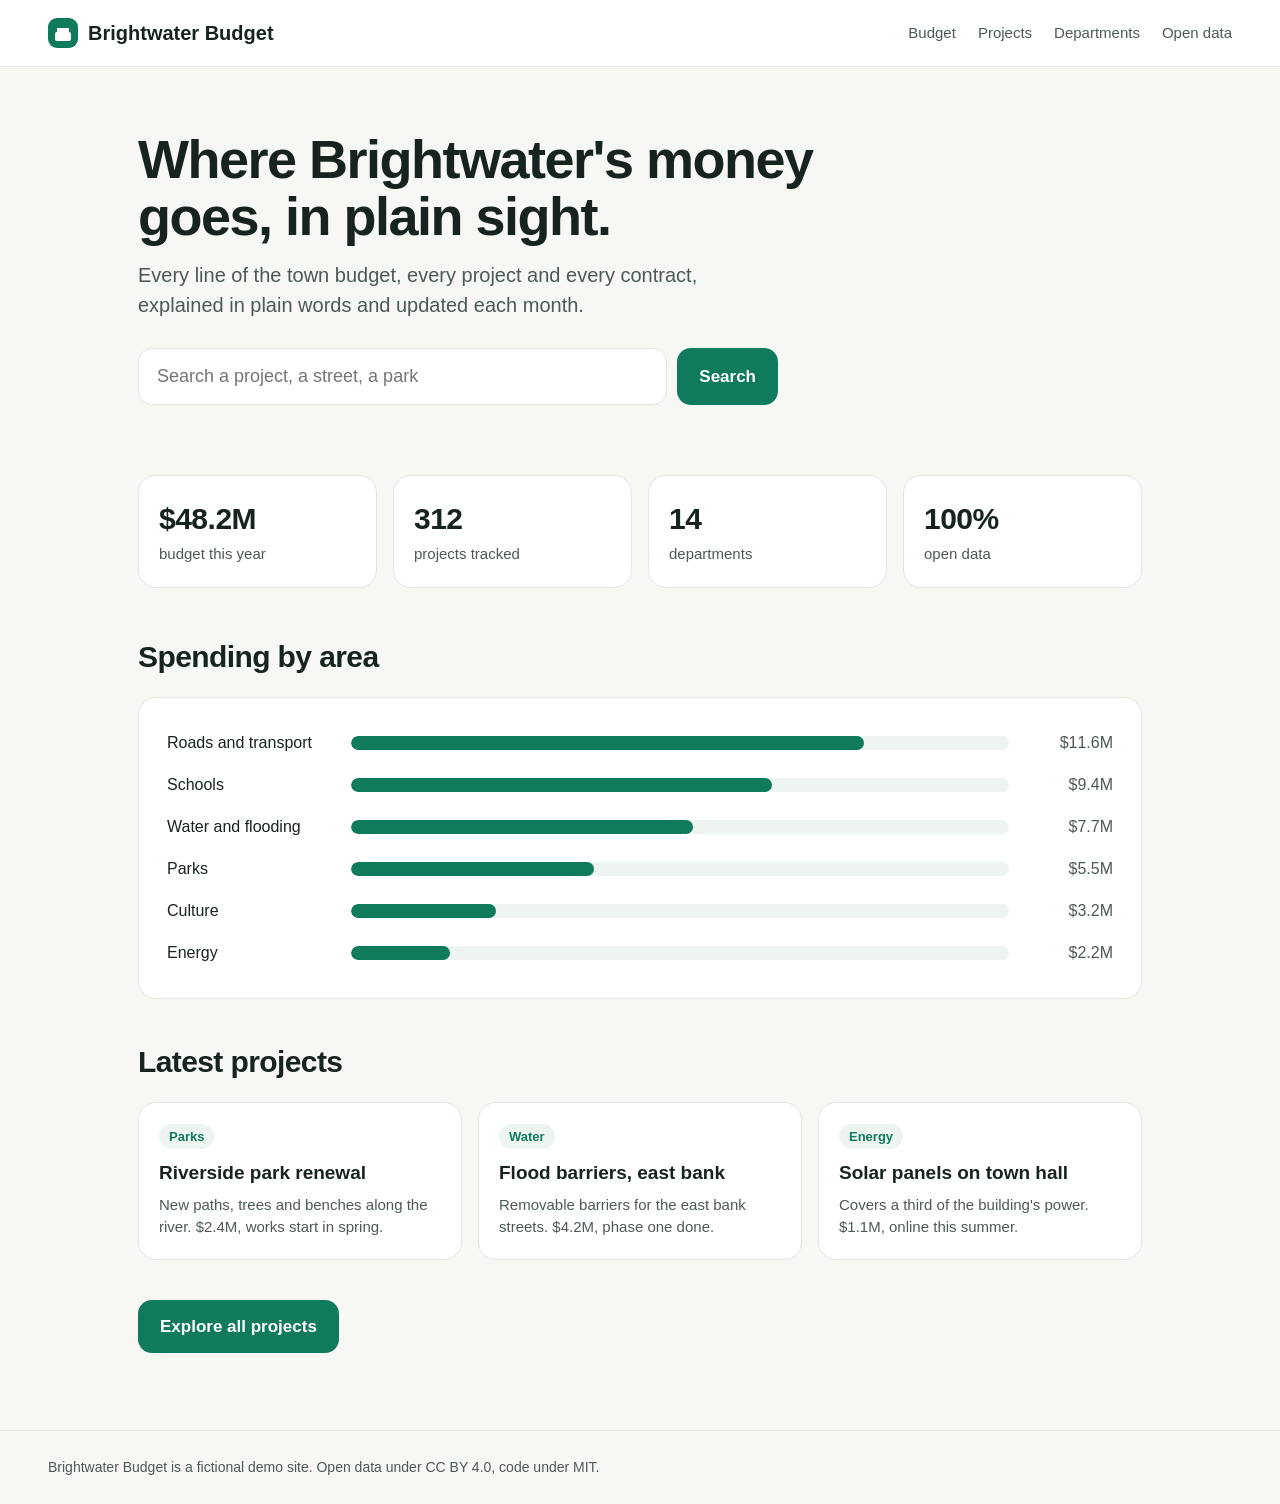
<file: examples/demo/site/index.html>
<!doctype html>
<html lang="en"><head><meta charset="utf-8"><meta name="viewport" content="width=device-width, initial-scale=1">
<title>Brightwater Budget</title><link rel="stylesheet" href="style.css"></head>
<body>
<header><a class="brand" href="index.html"><i></i>Brightwater Budget</a>
<nav><a href="index.html">Budget</a><a href="search.html">Projects</a><a href="#">Departments</a><a href="#">Open data</a></nav></header>
<main>
<section class="hero">
<h1>Where Brightwater's money goes, in plain sight.</h1>
<p>Every line of the town budget, every project and every contract, explained in plain words and updated each month.</p>
<form class="search" action="search.html" method="get"><input id="q" name="q" type="search" placeholder="Search a project, a street, a park" autocomplete="off"><button type="submit">Search</button></form>
</section>
<div class="stats">
<div class="stat"><b>$48.2M</b><span>budget this year</span></div><div class="stat"><b>312</b><span>projects tracked</span></div>
<div class="stat"><b>14</b><span>departments</span></div><div class="stat"><b>100%</b><span>open data</span></div>
</div>
<h2>Spending by area</h2>
<div class="bars">
<div class="bar"><span>Roads and transport</span><div><i style="width:78%"></i></div><em>$11.6M</em></div>
<div class="bar"><span>Schools</span><div><i style="width:64%"></i></div><em>$9.4M</em></div>
<div class="bar"><span>Water and flooding</span><div><i style="width:52%"></i></div><em>$7.7M</em></div>
<div class="bar"><span>Parks</span><div><i style="width:37%"></i></div><em>$5.5M</em></div>
<div class="bar"><span>Culture</span><div><i style="width:22%"></i></div><em>$3.2M</em></div>
<div class="bar"><span>Energy</span><div><i style="width:15%"></i></div><em>$2.2M</em></div>
</div>
<h2>Latest projects</h2>
<div class="grid">
<div class="item"><span class="tag">Parks</span><h3>Riverside park renewal</h3><p>New paths, trees and benches along the river. $2.4M, works start in spring.</p></div>
<div class="item"><span class="tag">Water</span><h3>Flood barriers, east bank</h3><p>Removable barriers for the east bank streets. $4.2M, phase one done.</p></div>
<div class="item"><span class="tag">Energy</span><h3>Solar panels on town hall</h3><p>Covers a third of the building's power. $1.1M, online this summer.</p></div>
</div>
<p><a class="cta" href="search.html">Explore all projects</a></p>
</main>
<footer>Brightwater Budget is a fictional demo site. Open data under CC BY 4.0, code under MIT.</footer>
</body></html>
</file>
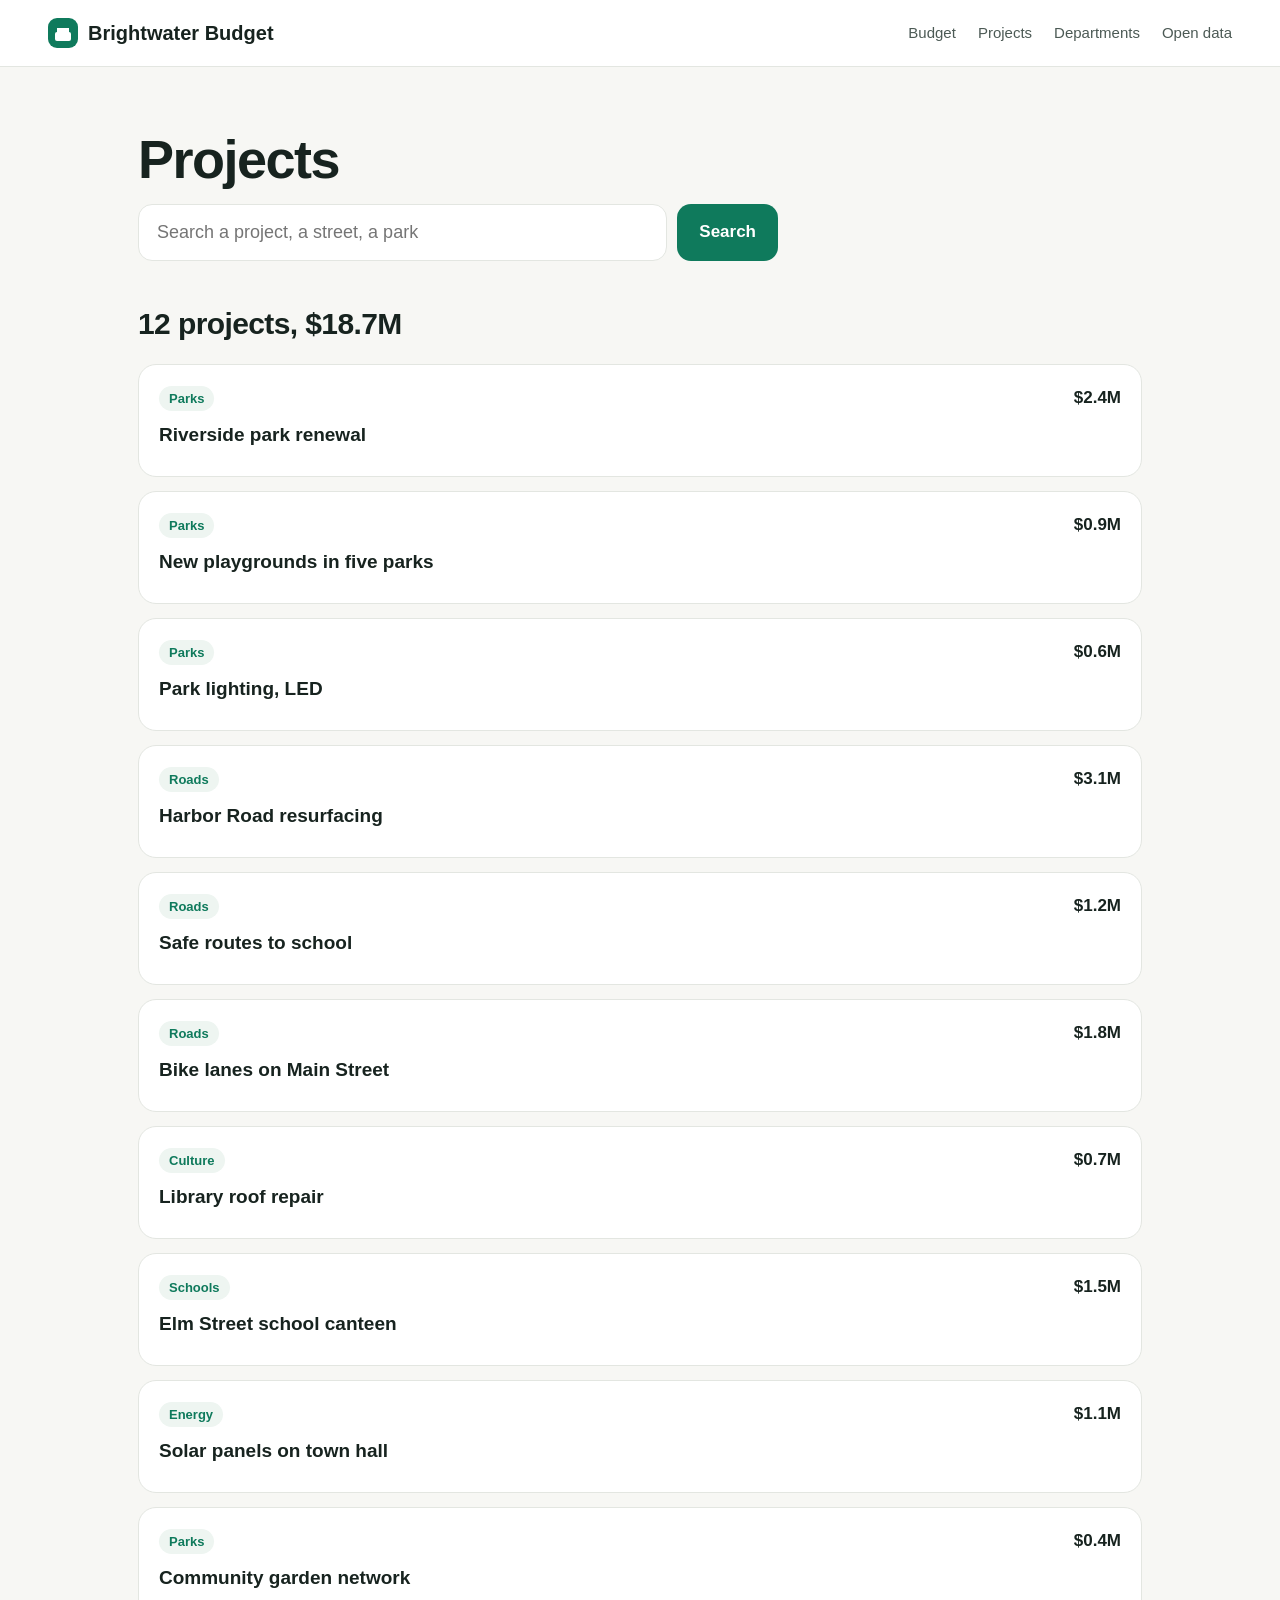
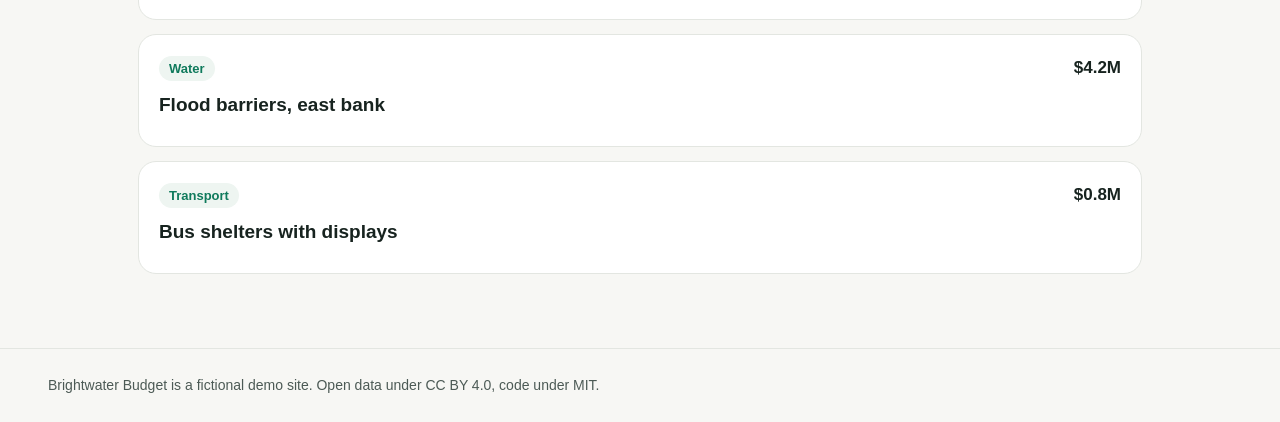
<file: examples/demo/site/search.html>
<!doctype html>
<html lang="en"><head><meta charset="utf-8"><meta name="viewport" content="width=device-width, initial-scale=1">
<title>Projects · Brightwater Budget</title><link rel="stylesheet" href="style.css"><script src="data.js"></script></head>
<body>
<header><a class="brand" href="index.html"><i></i>Brightwater Budget</a>
<nav><a href="index.html">Budget</a><a href="search.html">Projects</a><a href="#">Departments</a><a href="#">Open data</a></nav></header>
<main>
<section class="hero"><h1>Projects</h1>
<form class="search" action="search.html" method="get"><input id="q" name="q" type="search" placeholder="Search a project, a street, a park" autocomplete="off"><button type="submit">Search</button></form></section>
<h2 id="count"></h2>
<div class="results" id="results"></div>
</main>
<footer>Brightwater Budget is a fictional demo site. Open data under CC BY 4.0, code under MIT.</footer>
<script>
const q = (new URLSearchParams(location.search).get('q') || '').trim(), box = document.getElementById('results');
document.getElementById('q').value = q;
const hits = PROJECTS.filter(([n, a]) => !q || (n + ' ' + a).toLowerCase().includes(q.toLowerCase()));
const total = hits.reduce((s, h) => s + h[2], 0);
document.getElementById('count').textContent = `${hits.length} project${hits.length === 1 ? '' : 's'}${q ? ' for "' + q + '"' : ''}, $${total.toFixed(1)}M`;
for (const [n, a, m] of hits) {
  const d = document.createElement('div'); d.className = 'item';
  const l = document.createElement('div'); const t = document.createElement('span'); t.className = 'tag'; t.textContent = a;
  const h = document.createElement('h3'); h.textContent = n; l.append(t, h);
  const b = document.createElement('b'); b.textContent = '$' + m.toFixed(1) + 'M'; d.append(l, b); box.append(d);
}
</script>
</body></html>
</file>
<file: examples/demo/site/style.css>
:root { --bg: #f7f7f4; --card: #ffffff; --ink: #17231f; --muted: #4c5a55; --line: #e3e6e1; --accent: #0f7a5c; --accent2: #7fc4a9; --soft: #eef5f1; }
@media (prefers-color-scheme: dark) { :root { --bg: #0d1412; --card: #16201d; --ink: #eef3f0; --muted: #a7b5af; --line: #26332f; --accent: #5fd3a6; --accent2: #2f8f6f; --soft: #1b2a25; } }
* { box-sizing: border-box; }
body { margin: 0; background: var(--bg); color: var(--ink); font: 17px/1.5 -apple-system, "Segoe UI", Roboto, "Helvetica Neue", Arial, sans-serif; }
a { color: var(--accent); text-decoration: none; }
header { display: flex; align-items: center; gap: 28px; padding: 18px 48px; border-bottom: 1px solid var(--line); background: var(--card); }
.brand { display: flex; align-items: center; gap: 10px; font-weight: 700; font-size: 20px; color: var(--ink); }
.brand i { width: 30px; height: 30px; border-radius: 9px; background: var(--accent); display: inline-block; position: relative; }
.brand i::after { content: ""; position: absolute; left: 7px; right: 7px; bottom: 7px; height: 9px; border-radius: 2px; background: var(--card); box-shadow: 0 -6px 0 -2px var(--card); }
nav { display: flex; gap: 22px; margin-left: auto; font-size: 15px; } nav a { color: var(--muted); }
main { max-width: 1100px; margin: 0 auto; padding: 0 48px 60px; }
.hero { padding: 64px 0 40px; }
.hero h1 { font-size: 54px; line-height: 1.05; letter-spacing: -1.5px; margin: 0 0 16px; max-width: 720px; }
.hero p { color: var(--muted); font-size: 20px; max-width: 620px; margin: 0 0 28px; }
form.search { display: flex; gap: 10px; max-width: 640px; }
form.search input { flex: 1; font: inherit; font-size: 18px; padding: 14px 18px; border-radius: 14px; border: 1px solid var(--line); background: var(--card); color: var(--ink); }
form.search button, .cta { font: inherit; font-weight: 600; padding: 14px 22px; border-radius: 14px; border: 0; background: var(--accent); color: var(--card); cursor: pointer; display: inline-block; }
.stats { display: grid; grid-template-columns: repeat(4, 1fr); gap: 16px; margin: 30px 0 46px; }
.stat { background: var(--card); border: 1px solid var(--line); border-radius: 18px; padding: 20px; }
.stat b { display: block; font-size: 30px; letter-spacing: -0.5px; } .stat span { color: var(--muted); font-size: 15px; }
h2 { font-size: 30px; letter-spacing: -0.6px; margin: 0 0 18px; }
.bars { background: var(--card); border: 1px solid var(--line); border-radius: 18px; padding: 24px 28px; margin-bottom: 40px; }
.bar { display: grid; grid-template-columns: 170px 1fr 90px; align-items: center; gap: 14px; padding: 9px 0; font-size: 16px; }
.bar div { height: 14px; border-radius: 7px; background: var(--soft); overflow: hidden; } .bar div i { display: block; height: 100%; background: var(--accent); border-radius: 7px; }
.bar em { font-style: normal; text-align: right; color: var(--muted); font-variant-numeric: tabular-nums; }
.grid { display: grid; grid-template-columns: repeat(3, 1fr); gap: 16px; margin-bottom: 40px; }
.item { background: var(--card); border: 1px solid var(--line); border-radius: 18px; padding: 20px; }
.item h3 { margin: 0 0 6px; font-size: 19px; } .item p { margin: 0; color: var(--muted); font-size: 15px; }
.tag { display: inline-block; font-size: 13px; padding: 3px 10px; border-radius: 99px; background: var(--soft); color: var(--accent); margin-bottom: 10px; font-weight: 600; }
footer { border-top: 1px solid var(--line); padding: 26px 48px; color: var(--muted); font-size: 14px; }
.results .item { margin-bottom: 14px; display: flex; justify-content: space-between; gap: 20px; } .results b { white-space: nowrap; }
@media (max-width: 700px) {
  header { padding: 14px 20px; } nav { display: none; }
  main { padding: 0 20px 40px; } .hero { padding: 36px 0 24px; } .hero h1 { font-size: 38px; } .hero p { font-size: 17px; }
  .stats { grid-template-columns: 1fr 1fr; } .grid { grid-template-columns: 1fr; }
  .bar { grid-template-columns: 110px 1fr 64px; font-size: 14px; } footer { padding: 20px; }
}
</file>
